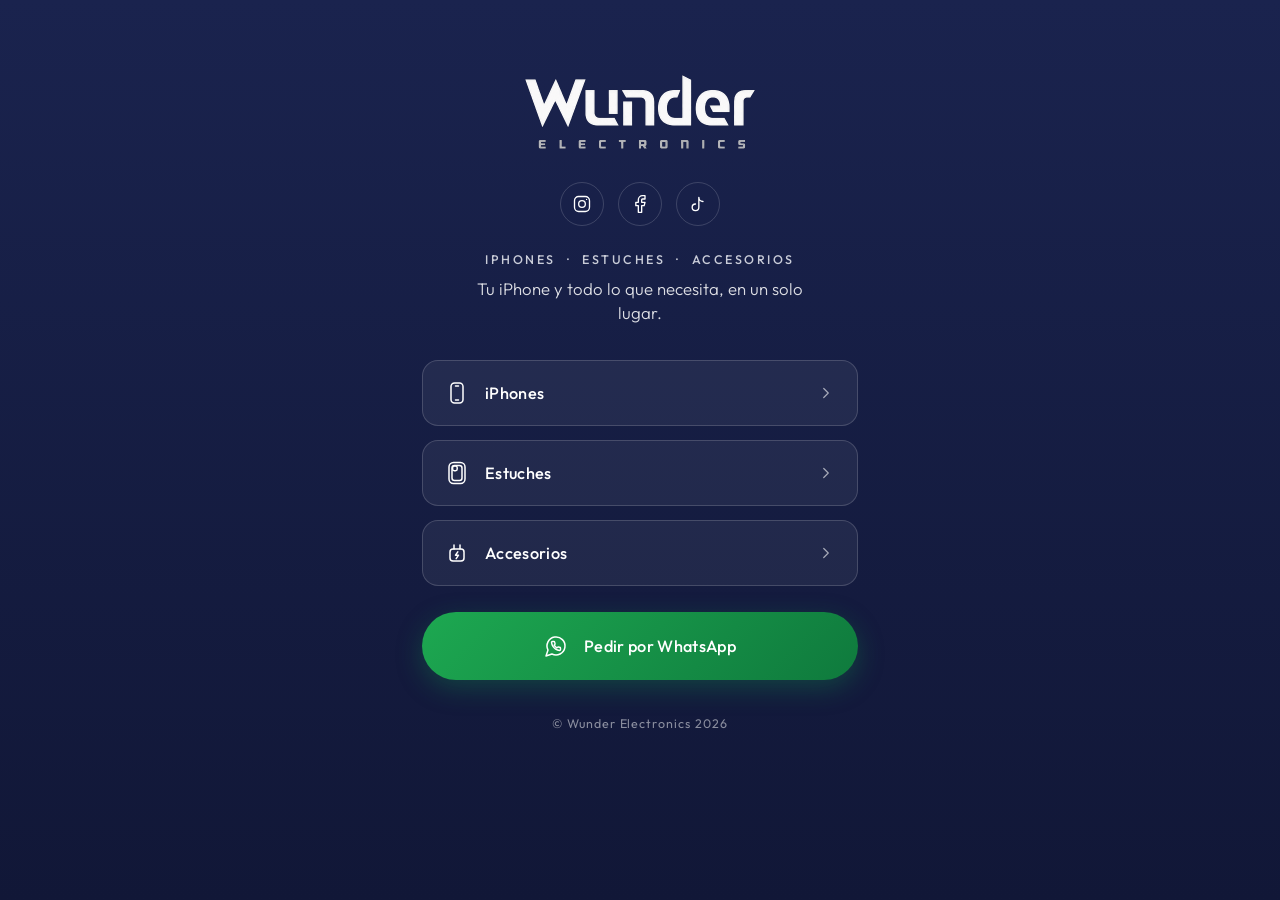
<file: index.html>
<!DOCTYPE html>
<html lang="es">
<head>
<meta charset="UTF-8">
<meta name="viewport" content="width=device-width, initial-scale=1, viewport-fit=cover">
<title>Wunder Electronics | iPhones y Accesorios</title>
<meta name="description" content="Wunder Electronics: iPhones, estuches y accesorios.">
<meta name="theme-color" content="#1a234e">
<link rel="icon" type="image/png" href="img/favicon.png">
<link rel="apple-touch-icon" href="img/favicon.png">
<link rel="preconnect" href="https://fonts.googleapis.com">
<link rel="preconnect" href="https://fonts.gstatic.com" crossorigin>
<link href="https://fonts.googleapis.com/css2?family=Outfit:wght@300;400;500;600&display=swap" rel="stylesheet">
<link rel="stylesheet" href="styles.css">
</head>
<body>

<main class="pagina" id="inicio">
  <div class="logo"><img src="img/logo.png" alt="Wunder Electronics"></div>
  <h1 class="solo-lectores">Wunder Electronics</h1>

  <div class="redes">
    <a class="red" href="https://instagram.com/wunderelectronics" target="_blank" rel="noopener" aria-label="Instagram">
      <svg viewBox="0 0 24 24" fill="none" stroke="currentColor" stroke-width="1.6" stroke-linecap="round" stroke-linejoin="round" aria-hidden="true"><rect x="3" y="3" width="18" height="18" rx="5"/><circle cx="12" cy="12" r="4"/><path d="M17.5 6.5h.01"/></svg>
    </a>
    <a class="red" href="https://facebook.com/wunderelectronics" target="_blank" rel="noopener" aria-label="Facebook">
      <svg viewBox="0 0 24 24" fill="none" stroke="currentColor" stroke-width="1.6" stroke-linecap="round" stroke-linejoin="round" aria-hidden="true"><path d="M18 2h-3a5 5 0 0 0-5 5v3H7v4h3v8h4v-8h3l1-4h-4V7a1 1 0 0 1 1-1h3z"/></svg>
    </a>
    <a class="red" href="https://tiktok.com/@wunderelectronics" target="_blank" rel="noopener" aria-label="TikTok">
      <svg viewBox="0 0 24 24" fill="none" stroke="currentColor" stroke-width="1.6" stroke-linecap="round" stroke-linejoin="round" aria-hidden="true"><path d="M9 12a4 4 0 1 0 4 4V4a5 5 0 0 0 5 5"/></svg>
    </a>
  </div>

  <p class="categorias">iPhones &nbsp;·&nbsp; Estuches &nbsp;·&nbsp; Accesorios</p>
  <p class="frase">Tu iPhone y todo lo que necesita, en un solo lugar.</p>

  <nav class="botones">
    <a class="btn" href="iphones.html">
      <svg class="ico" viewBox="0 0 24 24" fill="none" stroke="currentColor" stroke-width="1.5" stroke-linecap="round" stroke-linejoin="round" aria-hidden="true"><rect x="6" y="2" width="12" height="20" rx="3.5"/><path d="M10.5 5h3"/><path d="M10.5 19h3"/></svg>
      <span>iPhones</span>
      <svg class="flecha" viewBox="0 0 24 24" fill="none" stroke="currentColor" stroke-width="1.6" stroke-linecap="round" stroke-linejoin="round" aria-hidden="true"><path d="m9 6 6 6-6 6"/></svg>
    </a>
    <a class="btn" href="estuches.html">
      <svg class="ico" viewBox="0 0 24 24" fill="none" stroke="currentColor" stroke-width="1.5" stroke-linecap="round" stroke-linejoin="round" aria-hidden="true"><rect x="4" y="1.5" width="16" height="21" rx="4.5"/><rect x="7" y="4.5" width="10" height="15" rx="2.5"/><rect x="7.6" y="5.1" width="4.6" height="4.6" rx="1.6"/></svg>
      <span>Estuches</span>
      <svg class="flecha" viewBox="0 0 24 24" fill="none" stroke="currentColor" stroke-width="1.6" stroke-linecap="round" stroke-linejoin="round" aria-hidden="true"><path d="m9 6 6 6-6 6"/></svg>
    </a>
    <a class="btn" href="accesorios.html">
      <svg class="ico" viewBox="0 0 24 24" fill="none" stroke="currentColor" stroke-width="1.5" stroke-linecap="round" stroke-linejoin="round" aria-hidden="true"><rect x="5" y="8" width="14" height="12" rx="3"/><path d="M9 8V4M15 8V4"/><path d="m12.8 10.8-2.3 3.4h3l-2.3 3.4"/></svg>
      <span>Accesorios</span>
      <svg class="flecha" viewBox="0 0 24 24" fill="none" stroke="currentColor" stroke-width="1.6" stroke-linecap="round" stroke-linejoin="round" aria-hidden="true"><path d="m9 6 6 6-6 6"/></svg>
    </a>

    <a id="wa-home" class="btn btn-whatsapp" href="#" target="_blank" rel="noopener">
      <svg class="ico" viewBox="0 0 24 24" fill="none" stroke="currentColor" stroke-width="1.5" stroke-linecap="round" stroke-linejoin="round" aria-hidden="true"><path d="M7.9 20A9 9 0 1 0 4 16.1L2 22Z"/><path transform="translate(6.6 6.6) scale(.45)" stroke-width="3.2" d="M22 16.92v3a2 2 0 0 1-2.18 2 19.79 19.79 0 0 1-8.63-3.07 19.5 19.5 0 0 1-6-6 19.79 19.79 0 0 1-3.07-8.67A2 2 0 0 1 4.11 2h3a2 2 0 0 1 2 1.72 12.84 12.84 0 0 0 .7 2.81 2 2 0 0 1-.45 2.11L8.09 9.91a16 16 0 0 0 6 6l1.27-1.27a2 2 0 0 1 2.11-.45 12.84 12.84 0 0 0 2.81.7A2 2 0 0 1 22 16.92z"/></svg>
      <span>Pedir por WhatsApp</span>
    </a>
  </nav>

  <p class="pie">© Wunder Electronics 2026</p>
</main>


<script src="script.js"></script>
</body>
</html>
</file>
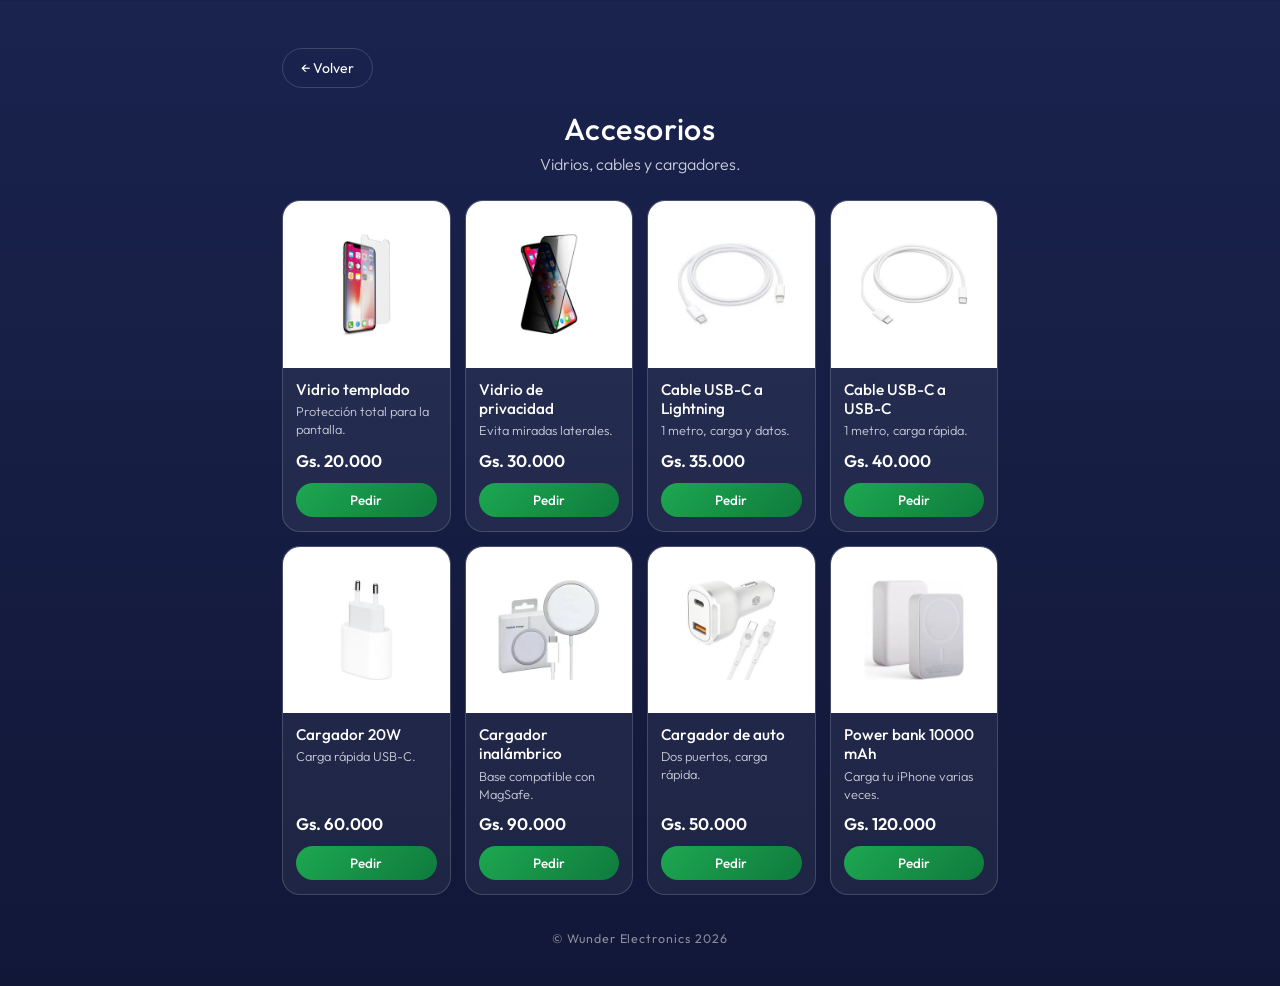
<file: accesorios.html>
<!DOCTYPE html>
<html lang="es">
<head>
<meta charset="UTF-8">
<meta name="viewport" content="width=device-width, initial-scale=1, viewport-fit=cover">
<title>Accesorios | Wunder Electronics</title>
<meta name="description" content="Wunder Electronics: iPhones, estuches y accesorios.">
<meta name="theme-color" content="#1a234e">
<link rel="icon" type="image/png" href="img/favicon.png">
<link rel="apple-touch-icon" href="img/favicon.png">
<link rel="preconnect" href="https://fonts.googleapis.com">
<link rel="preconnect" href="https://fonts.gstatic.com" crossorigin>
<link href="https://fonts.googleapis.com/css2?family=Outfit:wght@300;400;500;600&display=swap" rel="stylesheet">
<link rel="stylesheet" href="styles.css">
</head>
<body data-pagina="accesorios">

<section class="pagina catalogo" id="catalogo">
  <a class="volver" href="index.html">← Volver</a>
  <h2 id="cat-titulo"></h2>
  <p class="cat-sub" id="cat-sub"></p>
  <noscript><p class="cat-sub">Activa JavaScript para ver el catálogo.</p></noscript>
  <div class="productos" id="productos"></div>
  <p class="pie">© Wunder Electronics 2026</p>
</section>

<script src="script.js"></script>
</body>
</html>
</file>
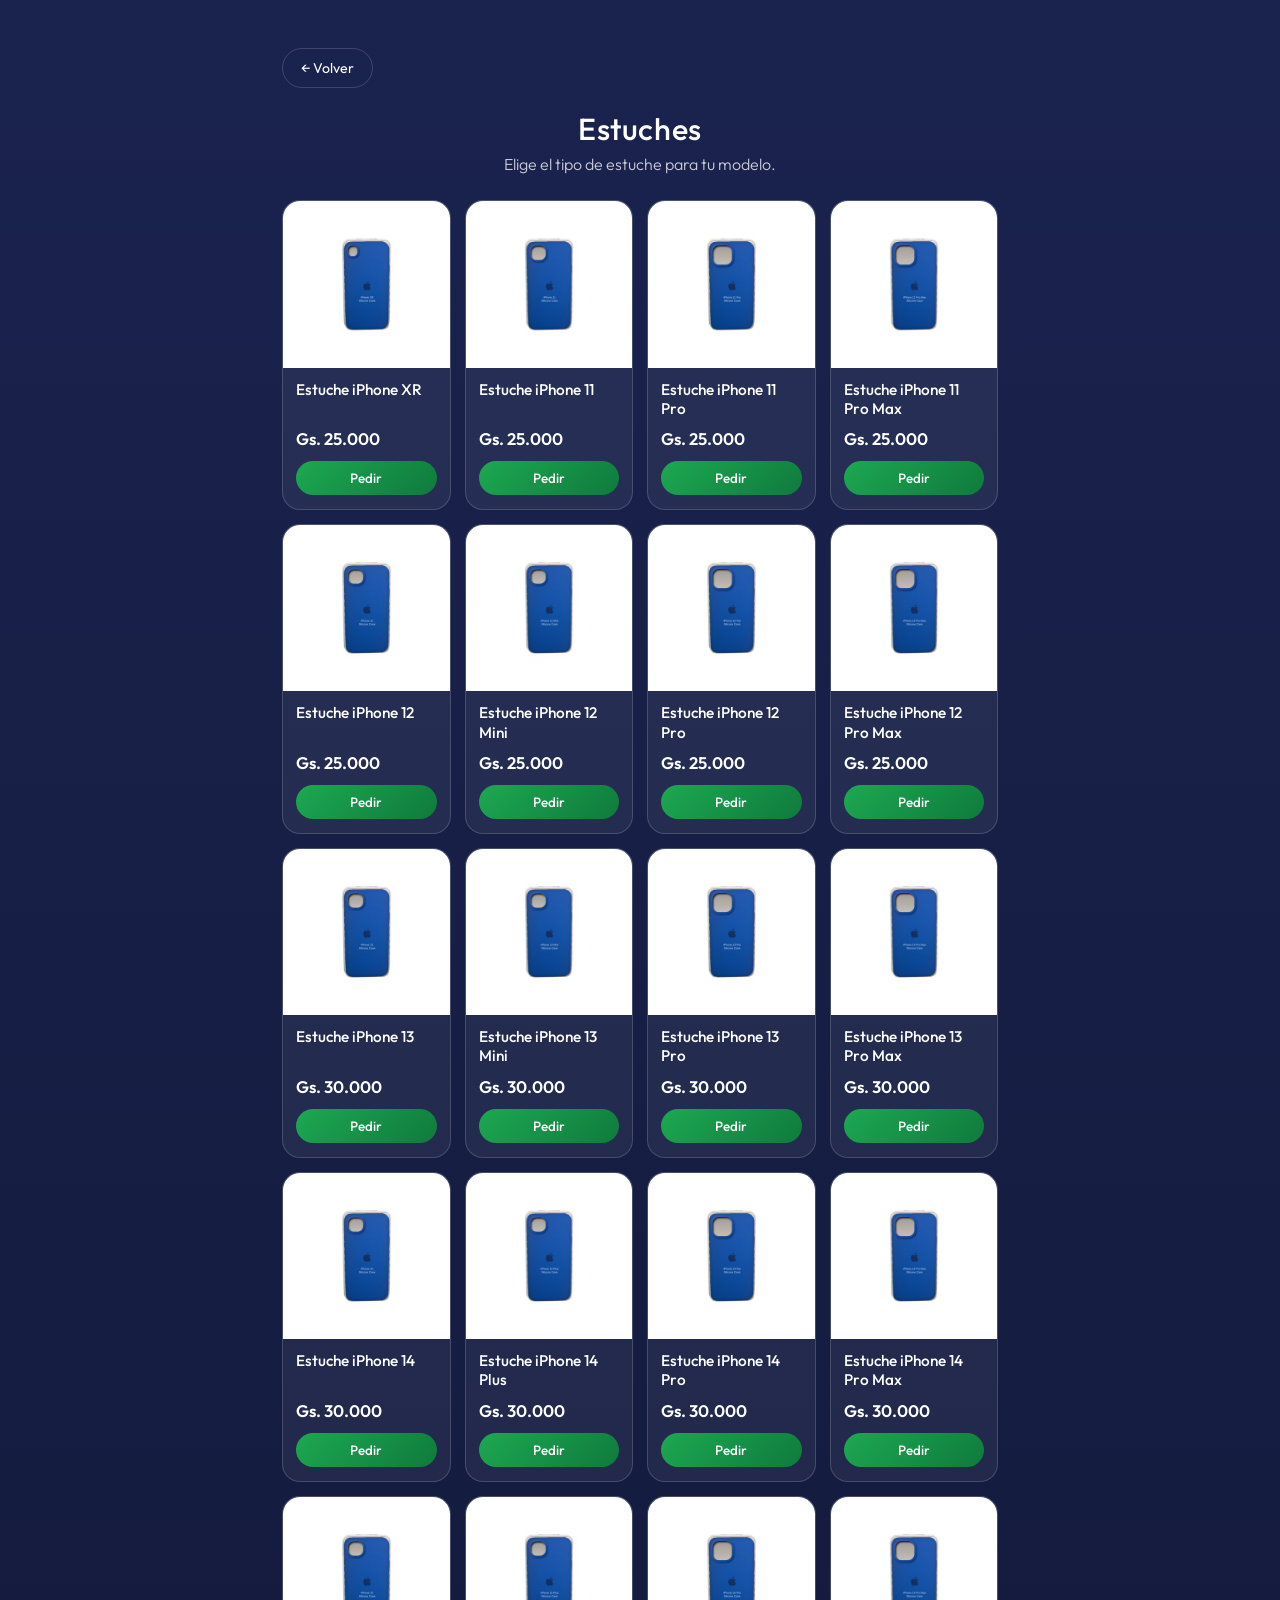
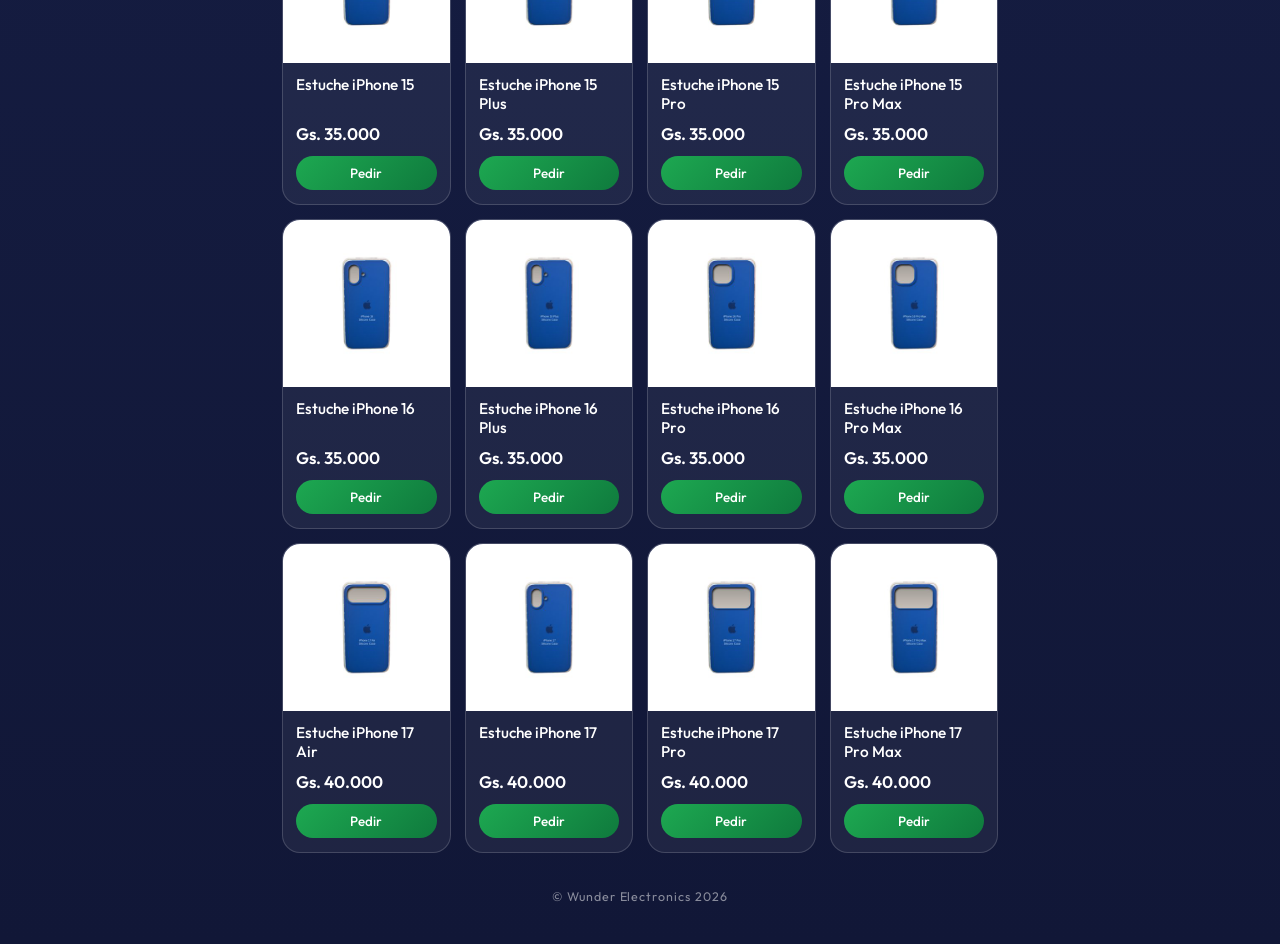
<file: estuches.html>
<!DOCTYPE html>
<html lang="es">
<head>
<meta charset="UTF-8">
<meta name="viewport" content="width=device-width, initial-scale=1, viewport-fit=cover">
<title>Estuches | Wunder Electronics</title>
<meta name="description" content="Wunder Electronics: iPhones, estuches y accesorios.">
<meta name="theme-color" content="#1a234e">
<link rel="icon" type="image/png" href="img/favicon.png">
<link rel="apple-touch-icon" href="img/favicon.png">
<link rel="preconnect" href="https://fonts.googleapis.com">
<link rel="preconnect" href="https://fonts.gstatic.com" crossorigin>
<link href="https://fonts.googleapis.com/css2?family=Outfit:wght@300;400;500;600&display=swap" rel="stylesheet">
<link rel="stylesheet" href="styles.css">
</head>
<body data-pagina="estuches">

<section class="pagina catalogo" id="catalogo">
  <a class="volver" href="index.html">← Volver</a>
  <h2 id="cat-titulo"></h2>
  <p class="cat-sub" id="cat-sub"></p>
  <noscript><p class="cat-sub">Activa JavaScript para ver el catálogo.</p></noscript>
  <div class="productos" id="productos"></div>
  <p class="pie">© Wunder Electronics 2026</p>
</section>

<script src="script.js"></script>
</body>
</html>
</file>
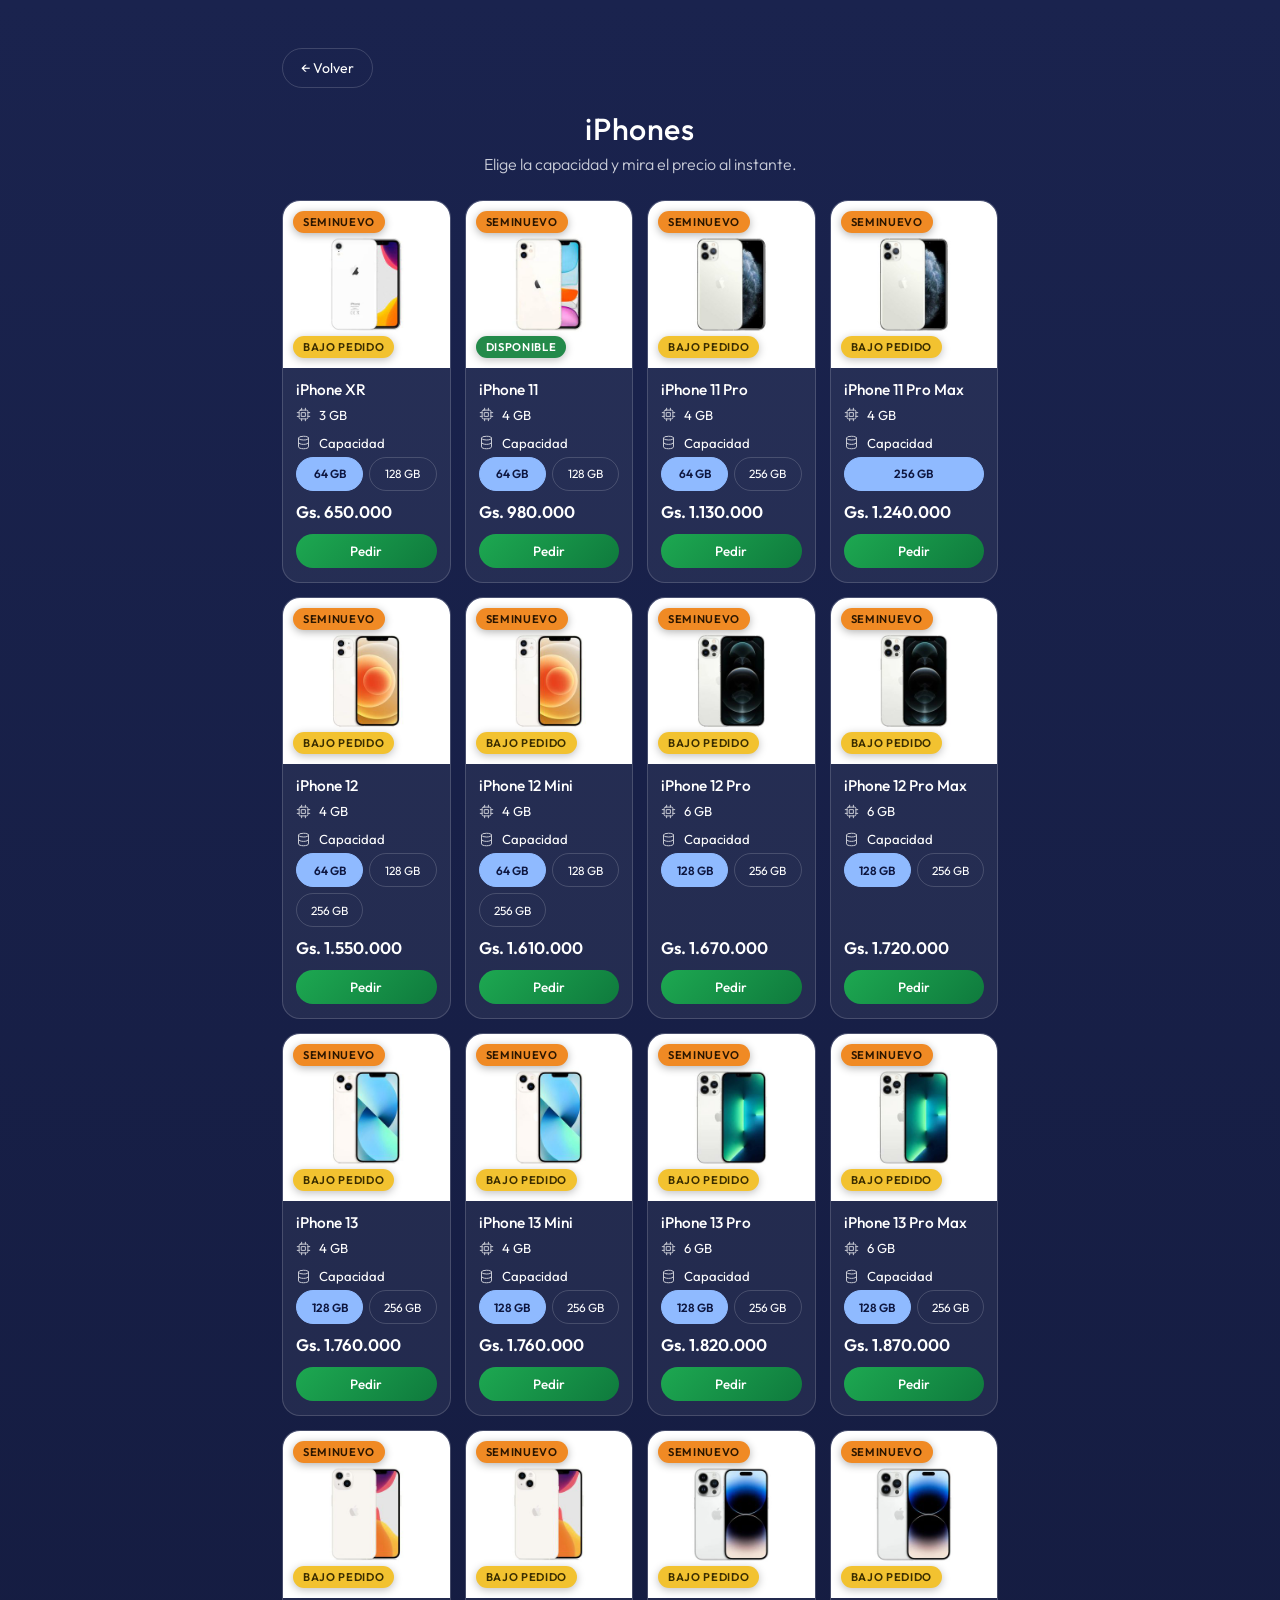
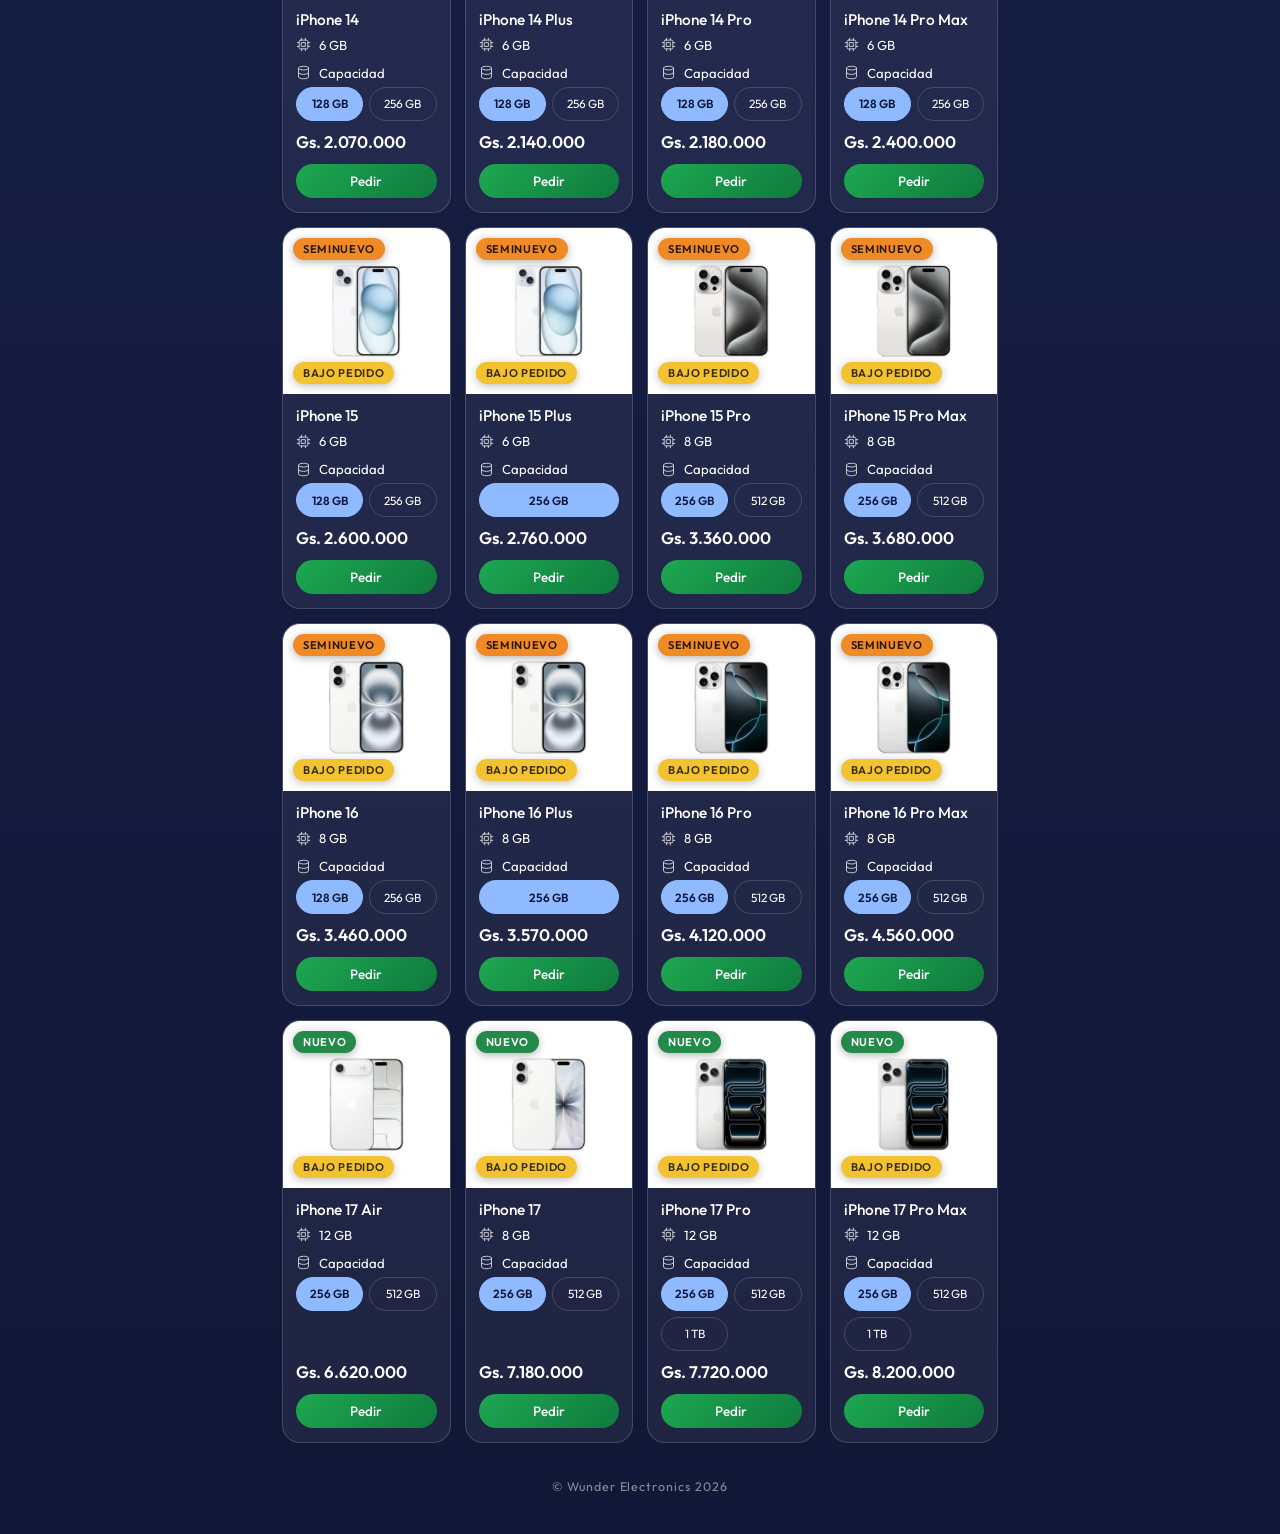
<file: iphones.html>
<!DOCTYPE html>
<html lang="es">
<head>
<meta charset="UTF-8">
<meta name="viewport" content="width=device-width, initial-scale=1, viewport-fit=cover">
<title>iPhones | Wunder Electronics</title>
<meta name="description" content="Wunder Electronics: iPhones, estuches y accesorios.">
<meta name="theme-color" content="#1a234e">
<link rel="icon" type="image/png" href="img/favicon.png">
<link rel="apple-touch-icon" href="img/favicon.png">
<link rel="preconnect" href="https://fonts.googleapis.com">
<link rel="preconnect" href="https://fonts.gstatic.com" crossorigin>
<link href="https://fonts.googleapis.com/css2?family=Outfit:wght@300;400;500;600&display=swap" rel="stylesheet">
<link rel="stylesheet" href="styles.css">
</head>
<body data-pagina="iphones">

<section class="pagina catalogo" id="catalogo">
  <a class="volver" href="index.html">← Volver</a>
  <h2 id="cat-titulo"></h2>
  <p class="cat-sub" id="cat-sub"></p>
  <noscript><p class="cat-sub">Activa JavaScript para ver el catálogo.</p></noscript>
  <div class="productos" id="productos"></div>
  <p class="pie">© Wunder Electronics 2026</p>
</section>

<script src="script.js"></script>
</body>
</html>
</file>
<file: styles.css>
:root {
  --azul: #1a234e;
  --azul-oscuro: #111737;
  --blanco: #ffffff;
  --gris: #c9ccd8;
  --seleccion: #8fbaff;
  --seleccion-texto: #0e1740;
  --linea: rgba(255, 255, 255, .16);
  --cristal: rgba(255, 255, 255, .06);
  --whatsapp-1: #1da851;
  --whatsapp-2: #0f7a3d;

}

* { box-sizing: border-box; margin: 0; padding: 0; }
[hidden] { display: none !important; }

body {
  min-height: 100vh;
  min-height: 100dvh;
  font-family: 'Outfit', system-ui, sans-serif;
  font-weight: 400;
  color: var(--blanco);
  background-color: var(--azul);
  background-image: var(--fondo, linear-gradient(180deg, var(--azul) 0%, var(--azul-oscuro) 100%));
  background-size: cover;
  background-position: center;
}
.pagina {
  position: relative;
  max-width: 480px;
  margin: 0 auto;
  padding: calc(48px + env(safe-area-inset-top, 0px)) 22px calc(40px + env(safe-area-inset-bottom, 0px));
  display: flex;
  flex-direction: column;
  align-items: center;
  text-align: center;
}
.solo-lectores { position: absolute; width: 1px; height: 1px; overflow: hidden; clip-path: inset(50%); }

.logo {
  width: min(320px, 86%);
  aspect-ratio: 5 / 2;
  overflow: hidden;
  border-radius: 20px;
}
.logo img { width: 100%; height: 100%; object-fit: cover; display: block; }

.redes { display: flex; gap: 14px; margin-top: 6px; }
.red {
  width: 44px; height: 44px;
  display: grid; place-items: center;
  border: 1px solid var(--linea);
  border-radius: 50%;
  color: var(--blanco);
  transition: background .2s, transform .2s;
}
.red svg { width: 20px; height: 20px; }
.red:hover { background: var(--cristal); transform: translateY(-2px); }

.categorias {
  margin-top: 26px;
  font-size: clamp(.6rem, 2.7vw, .78rem);
  font-weight: 500;
  letter-spacing: .2em;
  white-space: nowrap;
  text-transform: uppercase;
  color: var(--gris);
}
.frase { margin-top: 10px; max-width: 30ch; font-weight: 300; font-size: 1.05rem; line-height: 1.45; opacity: .85; }

.botones { width: 100%; margin-top: 34px; display: flex; flex-direction: column; gap: 14px; }
.btn {
  display: flex;
  align-items: center;
  gap: 16px;
  min-height: 66px;
  padding: 0 22px;
  border: 1px solid var(--linea);
  border-radius: 16px;
  background: var(--cristal);
  color: var(--blanco);
  text-decoration: none;
  font-weight: 500;
  font-size: 1.02rem;
  letter-spacing: .02em;
  text-align: left;
  transition: background .2s, border-color .2s, transform .2s;
}
.btn span { flex: 1; }
.btn .ico { width: 24px; height: 24px; flex: none; }
.btn .flecha { width: 18px; height: 18px; flex: none; opacity: .6; }
.btn:hover { background: rgba(255,255,255,.12); border-color: rgba(255,255,255,.35); transform: translateY(-2px); }

.btn-whatsapp {
  margin-top: 12px;
  min-height: 68px;
  justify-content: center;
  border: none;
  border-radius: 999px;
  background: linear-gradient(135deg, var(--whatsapp-1), var(--whatsapp-2));
  box-shadow: 0 8px 26px rgba(18, 140, 74, .35);
}
.btn-whatsapp span { flex: none; }
.btn-whatsapp:hover { background: linear-gradient(135deg, var(--whatsapp-1), var(--whatsapp-2)); filter: brightness(1.06); }

.pie { margin-top: 36px; font-size: .78rem; letter-spacing: .08em; opacity: .5; }

.catalogo { max-width: 760px; align-items: stretch; }
.volver {
  align-self: flex-start;
  padding: 10px 18px;
  border: 1px solid var(--linea);
  border-radius: 999px;
  color: var(--blanco);
  text-decoration: none;
  font-size: .88rem;
}
.catalogo h2 { margin-top: 22px; font-weight: 500; font-size: 1.9rem; letter-spacing: .02em; }
.cat-sub { margin-top: 6px; color: var(--gris); font-weight: 300; }
.productos {
  margin-top: 26px;
  display: grid;
  grid-template-columns: repeat(auto-fill, minmax(155px, 1fr));
  gap: 14px;
  text-align: left;
}
.prod {
  display: flex;
  flex-direction: column;
  border: 1px solid var(--linea);
  border-radius: 18px;
  overflow: hidden;
  background: var(--cristal);
}
.prod .foto {
  position: relative;
  aspect-ratio: 1 / 1;
  display: grid;
  place-items: center;
  color: var(--gris);
  background: linear-gradient(135deg, #243066, #162046);
}
.prod .foto svg { width: 34px; opacity: .45; }
.prod .foto img { position: absolute; inset: 0; width: 100%; height: 100%; object-fit: cover; }
.prod .info { display: flex; flex-direction: column; gap: 4px; flex: 1; padding: 12px 13px 14px; }
.prod h3 { font-size: .96rem; font-weight: 500; line-height: 1.25; }
.prod p { font-size: .8rem; font-weight: 300; line-height: 1.4; color: var(--gris); }
.precio { margin-top: auto; padding-top: 6px; font-weight: 600; font-size: 1.05rem; }
.pedir {
  margin-top: 8px;
  padding: 9px;
  border-radius: 999px;
  text-align: center;
  font-weight: 500;
  font-size: .84rem;
  color: #fff;
  text-decoration: none;
  background: linear-gradient(135deg, var(--whatsapp-1), var(--whatsapp-2));
}

.etiqueta {
  position: absolute;
  top: 10px;
  left: 10px;
  z-index: 2;
  padding: 4px 10px;
  border-radius: 999px;
  font-size: .7rem;
  font-weight: 600;
  letter-spacing: .06em;
  text-transform: uppercase;
  color: #fff;
  box-shadow: 0 2px 8px rgba(0, 0, 0, .3);
}

.estado {
  position: absolute;
  left: 10px;
  bottom: 10px;
  z-index: 2;
  padding: 4px 10px;
  border-radius: 999px;
  font-size: .7rem;
  font-weight: 600;
  letter-spacing: .06em;
  text-transform: uppercase;
  box-shadow: 0 2px 8px rgba(0, 0, 0, .25);
}

.specs { list-style: none; display: flex; flex-direction: column; gap: 5px; margin-top: 4px; }
.spec { display: flex; align-items: center; gap: 8px; font-size: .82rem; }
.spec svg { width: 15px; height: 15px; flex: none; opacity: .75; }

.capacidad { display: flex; flex-direction: column; gap: 6px; margin-top: 8px; }
.cap-titulo { display: flex; align-items: center; gap: 8px; font-size: .82rem; }
.cap-titulo svg { width: 15px; height: 15px; flex: none; opacity: .75; }
.chips { display: grid; grid-template-columns: repeat(auto-fit, minmax(48px, 1fr)); gap: 6px; }
.chip {
  min-height: 34px;
  font: inherit;
  font-size: .74rem;
  padding: 7px 4px;
  text-align: center;
  border: 1px solid var(--linea);
  border-radius: 999px;
  background: transparent;
  color: var(--blanco);
  cursor: pointer;
}
.chip.activo { background: var(--seleccion); border-color: var(--seleccion); color: var(--seleccion-texto); font-weight: 600; }
.chips.largo { grid-template-columns: 1fr; }

a:focus-visible, .chip:focus-visible { outline: 2px solid var(--blanco); outline-offset: 3px; }
@media (prefers-reduced-motion: reduce) { * { transition: none !important; } }
</file>
